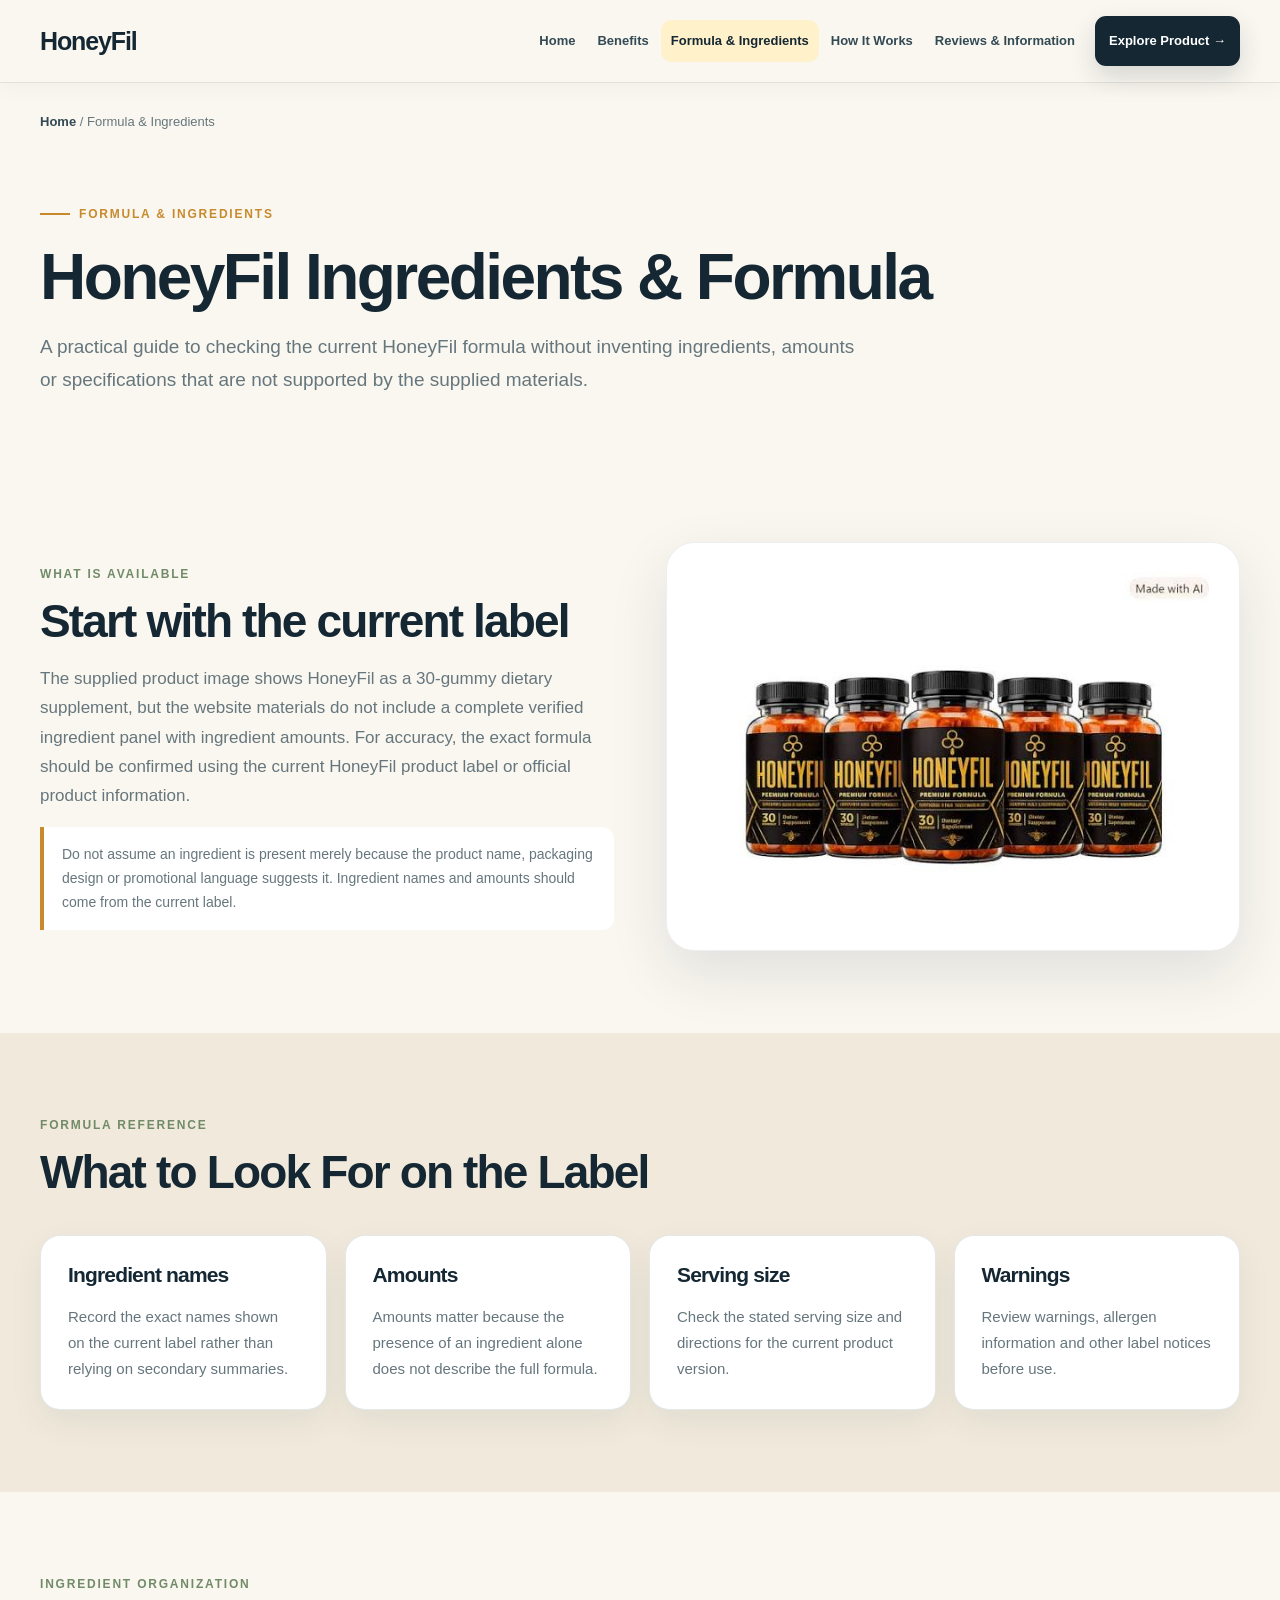
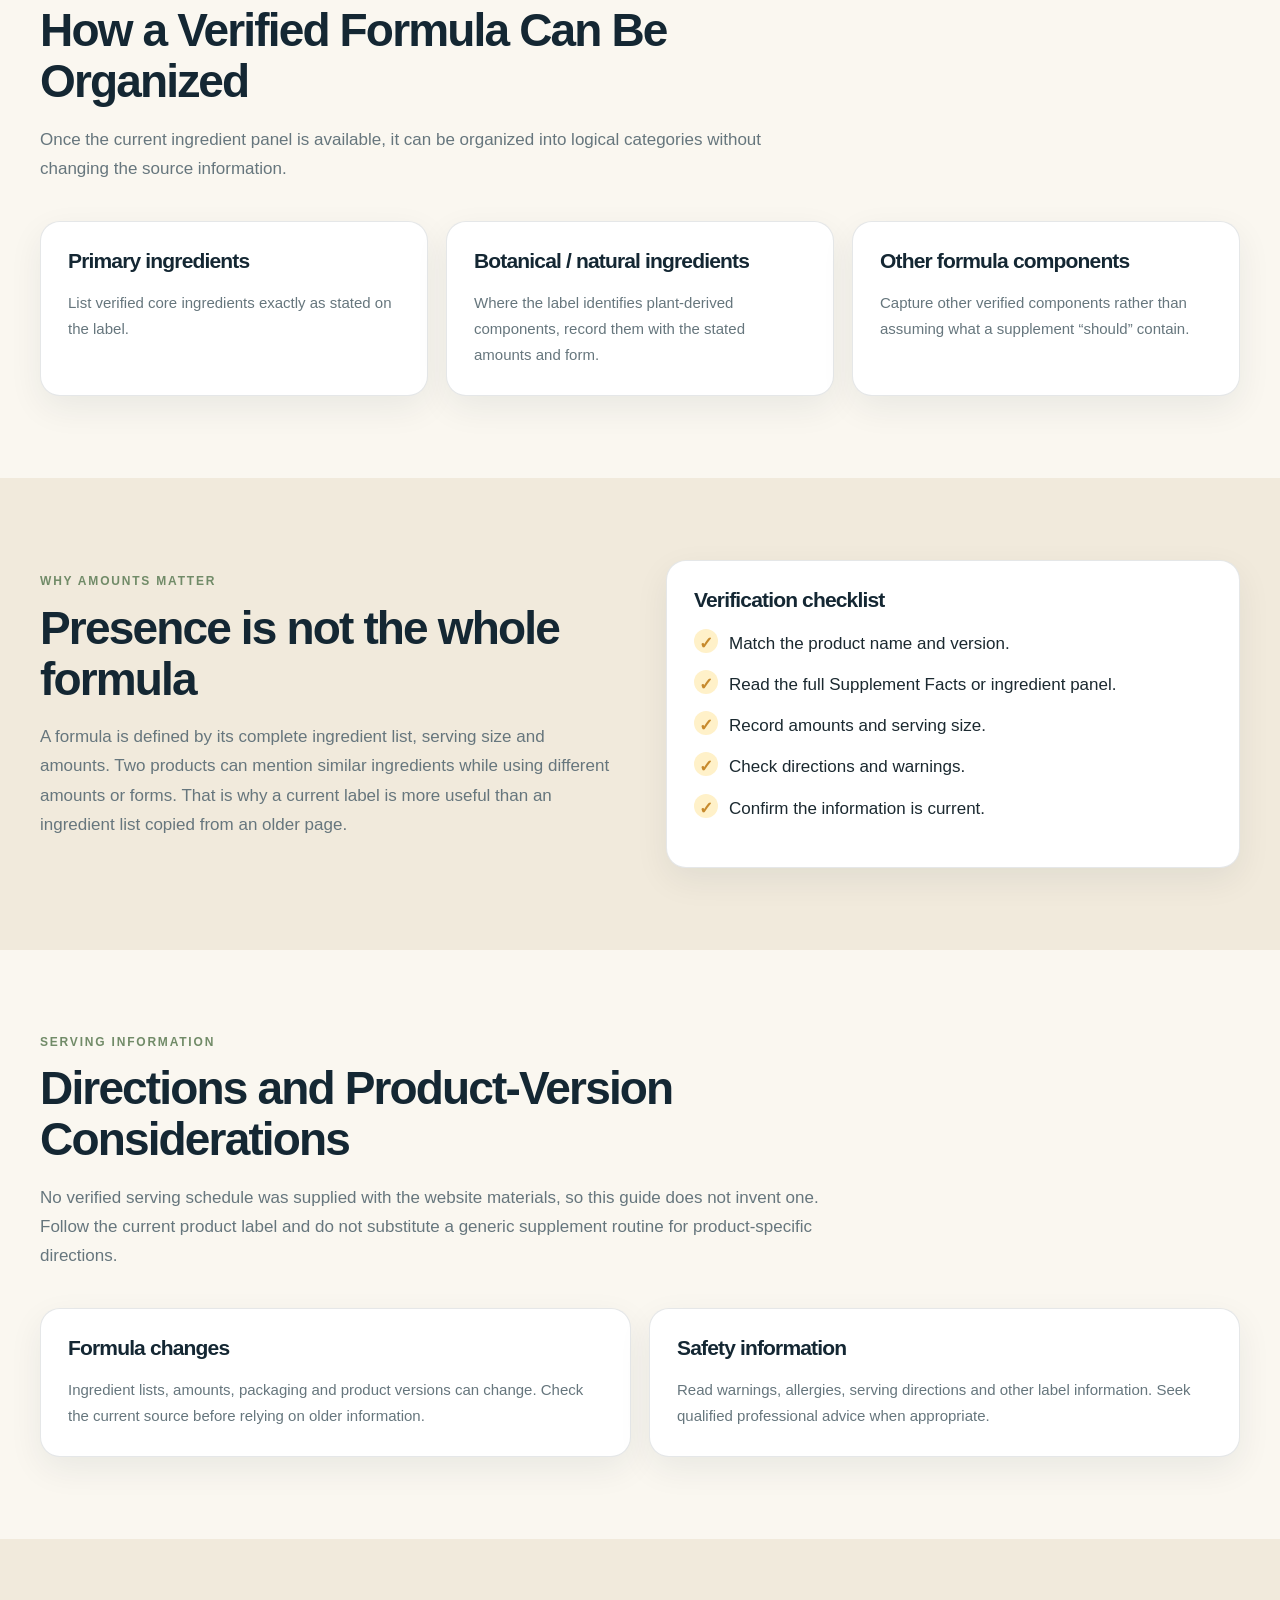
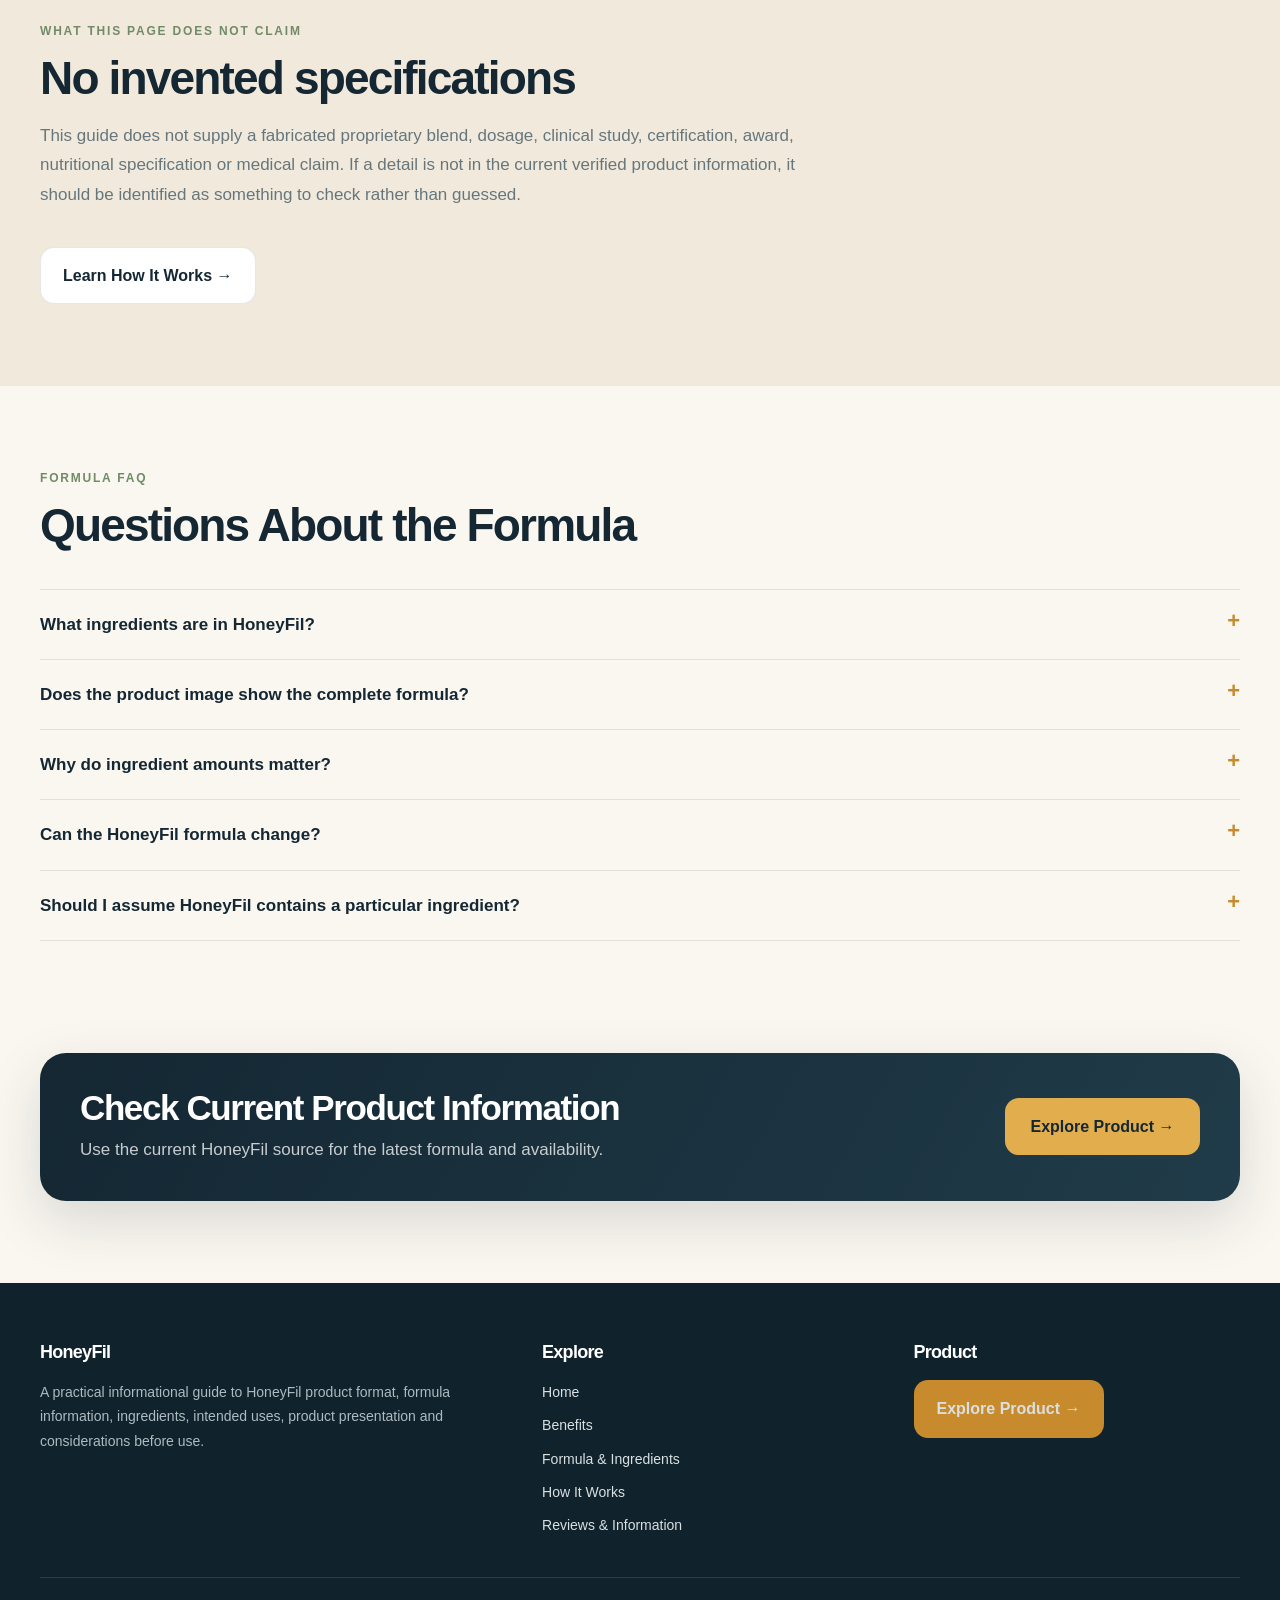
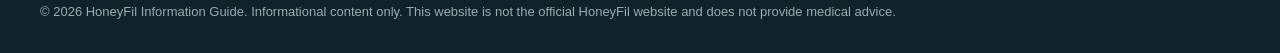
<file: formula.html>
<!doctype html>
<html lang="en">
<head>
<meta charset="utf-8">
<meta name="viewport" content="width=device-width, initial-scale=1">
<title>HoneyFil Ingredients & Formula</title>
<meta name="description" content="Learn how to evaluate HoneyFil ingredients and formula information using the current product label.">
<link rel="stylesheet" href="style.css">
</head>
<body>
<header class="site-header">
  <div class="container nav-wrap">
    <a class="brand" href="index.html" aria-label="HoneyFil Information Guide">HoneyFil</a>
    <button class="menu-btn" type="button" aria-label="Open navigation" aria-expanded="false">☰</button>
    <nav class="nav" aria-label="Primary navigation">
      <a class="" href="index.html" >Home</a><a class="" href="benefits.html" >Benefits</a><a class="active" href="formula.html" aria-current="page">Formula & Ingredients</a><a class="" href="how-it-works.html" >How It Works</a><a class="" href="reviews.html" >Reviews & Information</a>
      <a class="btn btn-primary nav-cta" href="https://taptobuynow.com/honeyfil/">Explore Product →</a>
    </nav>
  </div>
</header>
<main>
<div class="container breadcrumb"><a href="index.html">Home</a> / Formula &amp; Ingredients</div>
<section class="page-hero"><div class="container"><div class="eyebrow">Formula &amp; Ingredients</div><h1>HoneyFil Ingredients &amp; Formula</h1><p class="lead">A practical guide to checking the current HoneyFil formula without inventing ingredients, amounts or specifications that are not supported by the supplied materials.</p></div></section>
<section class="section"><div class="container two-col"><div><div class="kicker">What is available</div><h2>Start with the current label</h2><p class="muted">The supplied product image shows HoneyFil as a 30-gummy dietary supplement, but the website materials do not include a complete verified ingredient panel with ingredient amounts. For accuracy, the exact formula should be confirmed using the current HoneyFil product label or official product information.</p><div class="note">Do not assume an ingredient is present merely because the product name, packaging design or promotional language suggests it. Ingredient names and amounts should come from the current label.</div></div><div class="image-card"><img src="[data-uri]" alt="HoneyFil bottles shown as a product lineup"></div></div></section>
<section class="section section-alt"><div class="container"><div class="section-head"><div class="kicker">Formula reference</div><h2>What to Look For on the Label</h2></div><div class="grid-4">
<article class="card"><h3>Ingredient names</h3><p>Record the exact names shown on the current label rather than relying on secondary summaries.</p></article>
<article class="card"><h3>Amounts</h3><p>Amounts matter because the presence of an ingredient alone does not describe the full formula.</p></article>
<article class="card"><h3>Serving size</h3><p>Check the stated serving size and directions for the current product version.</p></article>
<article class="card"><h3>Warnings</h3><p>Review warnings, allergen information and other label notices before use.</p></article>
</div></div></section>
<section class="section"><div class="container"><div class="section-head"><div class="kicker">Ingredient organization</div><h2>How a Verified Formula Can Be Organized</h2><p class="muted">Once the current ingredient panel is available, it can be organized into logical categories without changing the source information.</p></div><div class="grid-3">
<div class="card"><h3>Primary ingredients</h3><p>List verified core ingredients exactly as stated on the label.</p></div>
<div class="card"><h3>Botanical / natural ingredients</h3><p>Where the label identifies plant-derived components, record them with the stated amounts and form.</p></div>
<div class="card"><h3>Other formula components</h3><p>Capture other verified components rather than assuming what a supplement “should” contain.</p></div>
</div></div></section>
<section class="section section-alt"><div class="container two-col"><div><div class="kicker">Why amounts matter</div><h2>Presence is not the whole formula</h2><p class="muted">A formula is defined by its complete ingredient list, serving size and amounts. Two products can mention similar ingredients while using different amounts or forms. That is why a current label is more useful than an ingredient list copied from an older page.</p></div><div class="card"><h3>Verification checklist</h3><ul class="check-list"><li>Match the product name and version.</li><li>Read the full Supplement Facts or ingredient panel.</li><li>Record amounts and serving size.</li><li>Check directions and warnings.</li><li>Confirm the information is current.</li></ul></div></div></section>
<section class="section"><div class="container"><div class="section-head"><div class="kicker">Serving information</div><h2>Directions and Product-Version Considerations</h2><p class="muted">No verified serving schedule was supplied with the website materials, so this guide does not invent one. Follow the current product label and do not substitute a generic supplement routine for product-specific directions.</p></div><div class="grid-2"><div class="card"><h3>Formula changes</h3><p>Ingredient lists, amounts, packaging and product versions can change. Check the current source before relying on older information.</p></div><div class="card"><h3>Safety information</h3><p>Read warnings, allergies, serving directions and other label information. Seek qualified professional advice when appropriate.</p></div></div></div></section>
<section class="section section-alt"><div class="container"><div class="section-head"><div class="kicker">What this page does not claim</div><h2>No invented specifications</h2><p class="muted">This guide does not supply a fabricated proprietary blend, dosage, clinical study, certification, award, nutritional specification or medical claim. If a detail is not in the current verified product information, it should be identified as something to check rather than guessed.</p></div><a class="btn btn-secondary" href="how-it-works.html">Learn How It Works →</a></div></section>
<section class="section"><div class="container"><div class="section-head"><div class="kicker">Formula FAQ</div><h2>Questions About the Formula</h2></div><div class="faq"><div class="faq-item">
  <button class="faq-q" type="button" aria-expanded="false"><span>What ingredients are in HoneyFil?</span><span aria-hidden="true">+</span></button>
  <div class="faq-a"><p>A complete verified ingredient panel was not supplied with the website materials. Check the current HoneyFil label or product source for the exact formula.</p></div>
</div><div class="faq-item">
  <button class="faq-q" type="button" aria-expanded="false"><span>Does the product image show the complete formula?</span><span aria-hidden="true">+</span></button>
  <div class="faq-a"><p>No. Packaging imagery can identify the product and format, but it does not replace the complete current ingredient panel.</p></div>
</div><div class="faq-item">
  <button class="faq-q" type="button" aria-expanded="false"><span>Why do ingredient amounts matter?</span><span aria-hidden="true">+</span></button>
  <div class="faq-a"><p>Amounts, serving size and ingredient form help describe the actual formula and are important when comparing product versions or evaluating ingredient information.</p></div>
</div><div class="faq-item">
  <button class="faq-q" type="button" aria-expanded="false"><span>Can the HoneyFil formula change?</span><span aria-hidden="true">+</span></button>
  <div class="faq-a"><p>Product formulas and labeling can change, so current product information should be checked before relying on an older ingredient list.</p></div>
</div><div class="faq-item">
  <button class="faq-q" type="button" aria-expanded="false"><span>Should I assume HoneyFil contains a particular ingredient?</span><span aria-hidden="true">+</span></button>
  <div class="faq-a"><p>No. Only display an ingredient when it is supported by current HoneyFil product information.</p></div>
</div></div></div></section>
<section class="cta"><div class="container"><div class="cta-box"><div><h2>Check Current Product Information</h2><p>Use the current HoneyFil source for the latest formula and availability.</p></div><a class="btn" href="https://taptobuynow.com/honeyfil/">Explore Product →</a></div></div></section></main>
<footer class="footer">
  <div class="container">
    <div class="footer-grid">
      <div>
        <h3>HoneyFil</h3>
        <p>A practical informational guide to HoneyFil product format, formula information, ingredients, intended uses, product presentation and considerations before use.</p>
      </div>
      <div>
        <h3>Explore</h3>
        <div class="footer-links">
          <a href="index.html">Home</a><a href="benefits.html">Benefits</a><a href="formula.html">Formula &amp; Ingredients</a><a href="how-it-works.html">How It Works</a><a href="reviews.html">Reviews &amp; Information</a>
        </div>
      </div>
      <div>
        <h3>Product</h3>
        <a class="btn btn-gold" href="https://taptobuynow.com/honeyfil/">Explore Product →</a>
      </div>
    </div>
    <div class="footer-bottom">© 2026 HoneyFil Information Guide. Informational content only. This website is not the official HoneyFil website and does not provide medical advice.</div>
  </div>
</footer>

<script>
document.addEventListener('DOMContentLoaded', () => {
  const menuBtn = document.querySelector('.menu-btn');
  const nav = document.querySelector('.nav');
  if(menuBtn && nav){
    menuBtn.addEventListener('click', () => {
      const open = nav.classList.toggle('open');
      menuBtn.setAttribute('aria-expanded', open ? 'true' : 'false');
      menuBtn.textContent = open ? '×' : '☰';
    });
    nav.querySelectorAll('a').forEach(a => a.addEventListener('click', () => {
      nav.classList.remove('open');
      menuBtn.setAttribute('aria-expanded','false');
      menuBtn.textContent='☰';
    }));
  }
  document.querySelectorAll('.faq-q').forEach(btn => {
    btn.addEventListener('click', () => {
      const item = btn.closest('.faq-item');
      const expanded = item.classList.toggle('open');
      btn.setAttribute('aria-expanded', expanded ? 'true' : 'false');
    });
  });
});
</script>

</body>
</html>
</file>
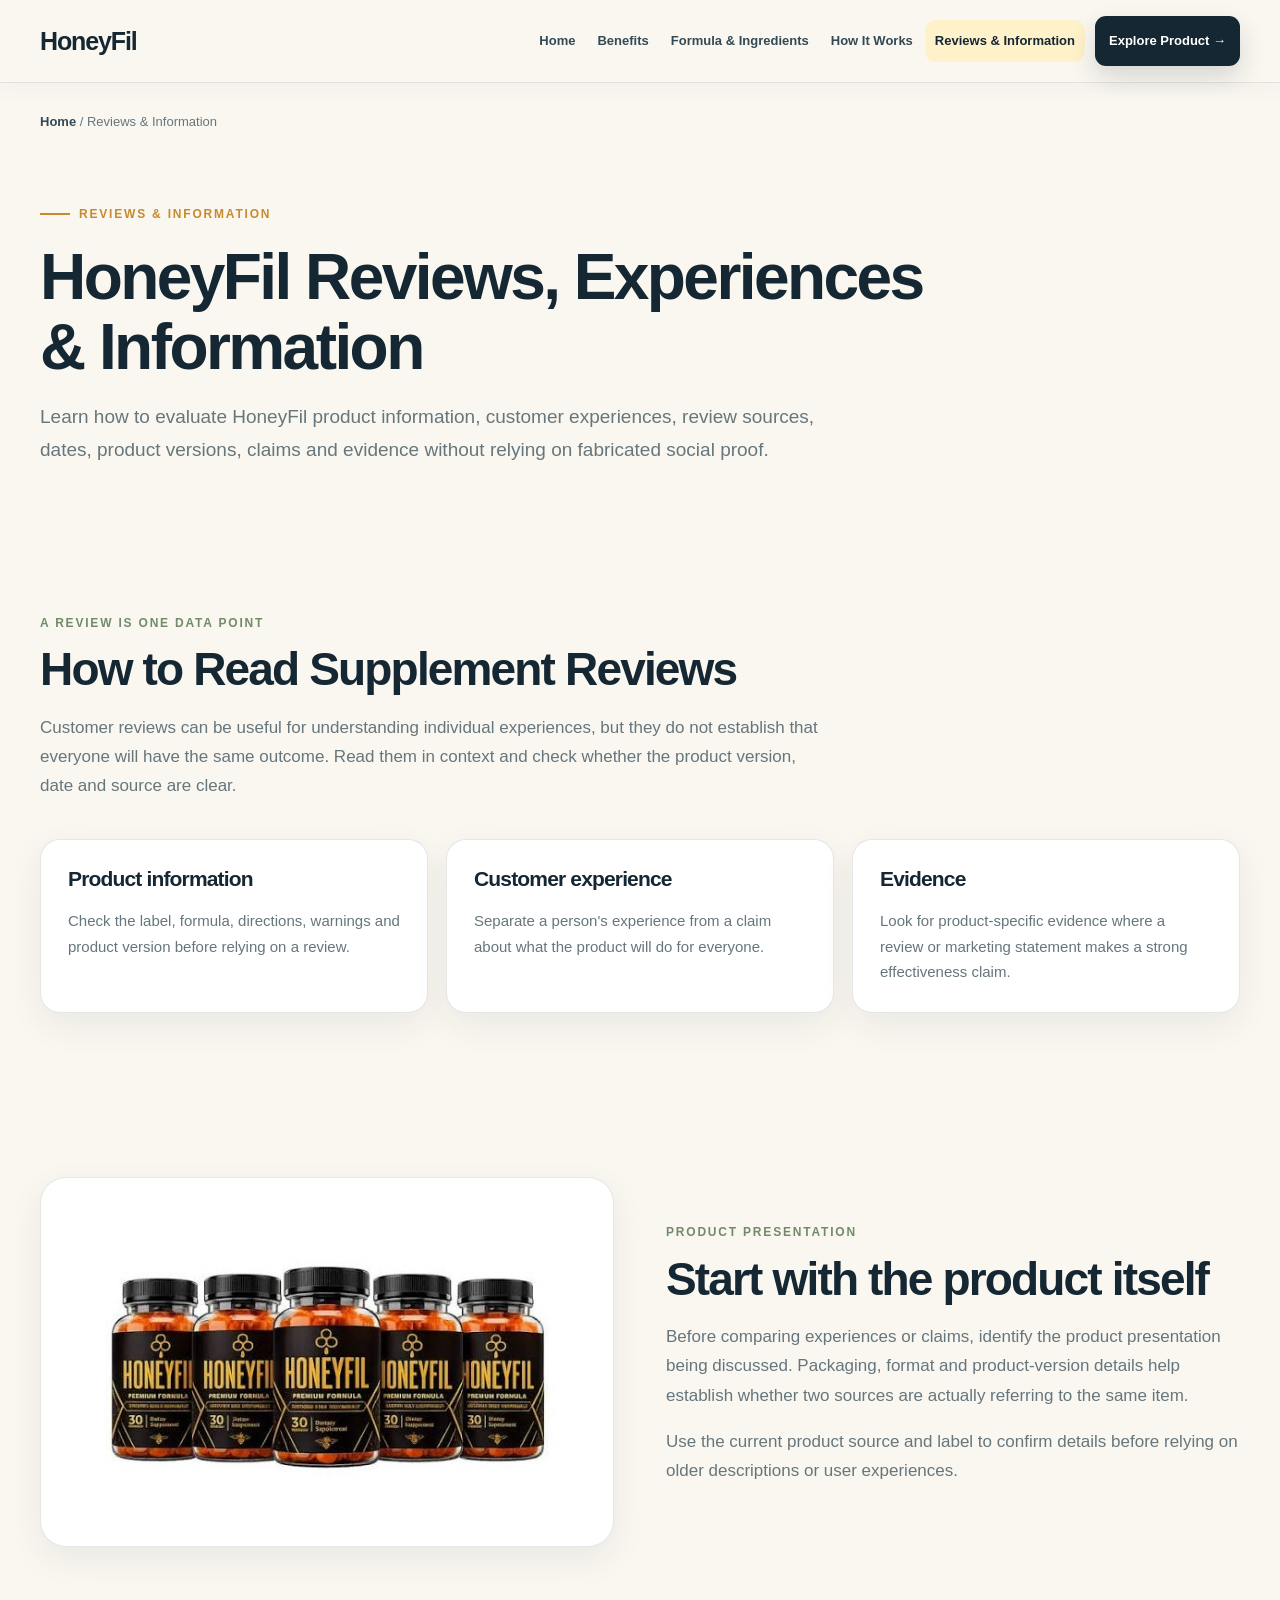
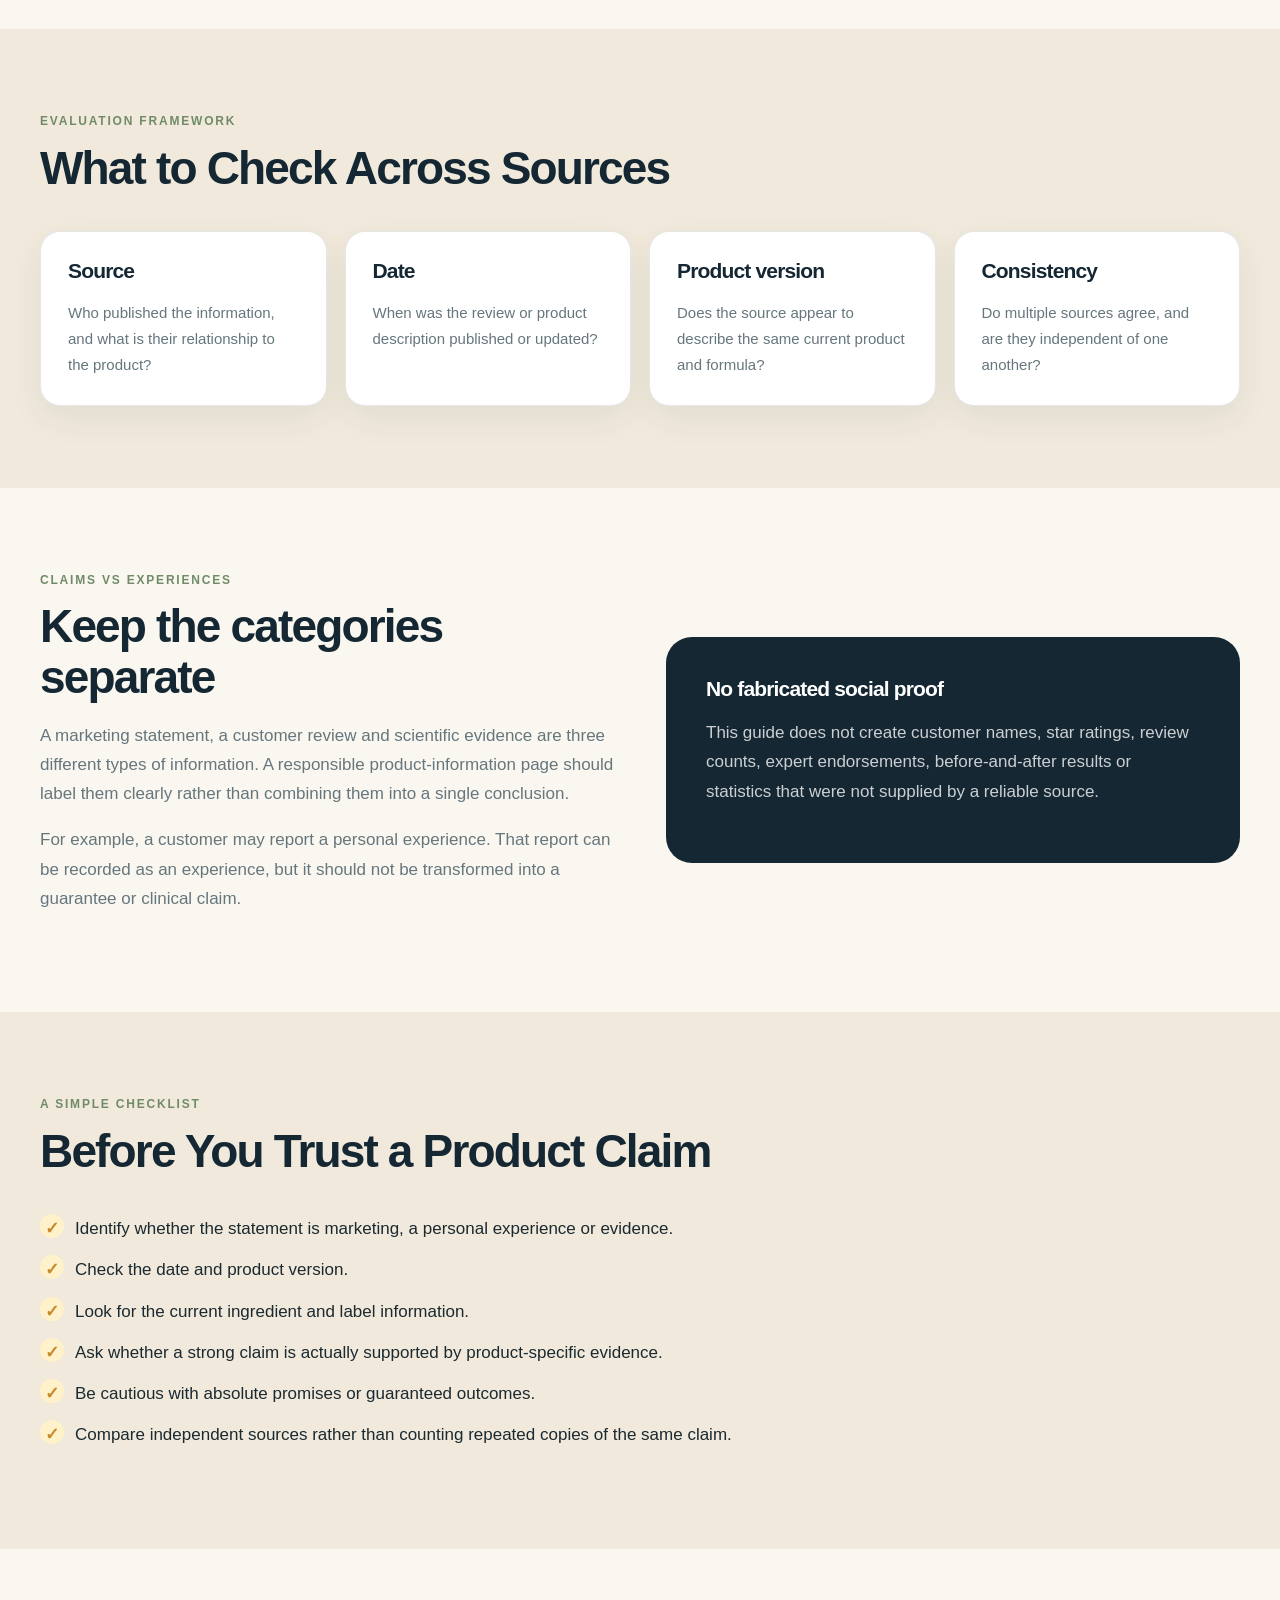
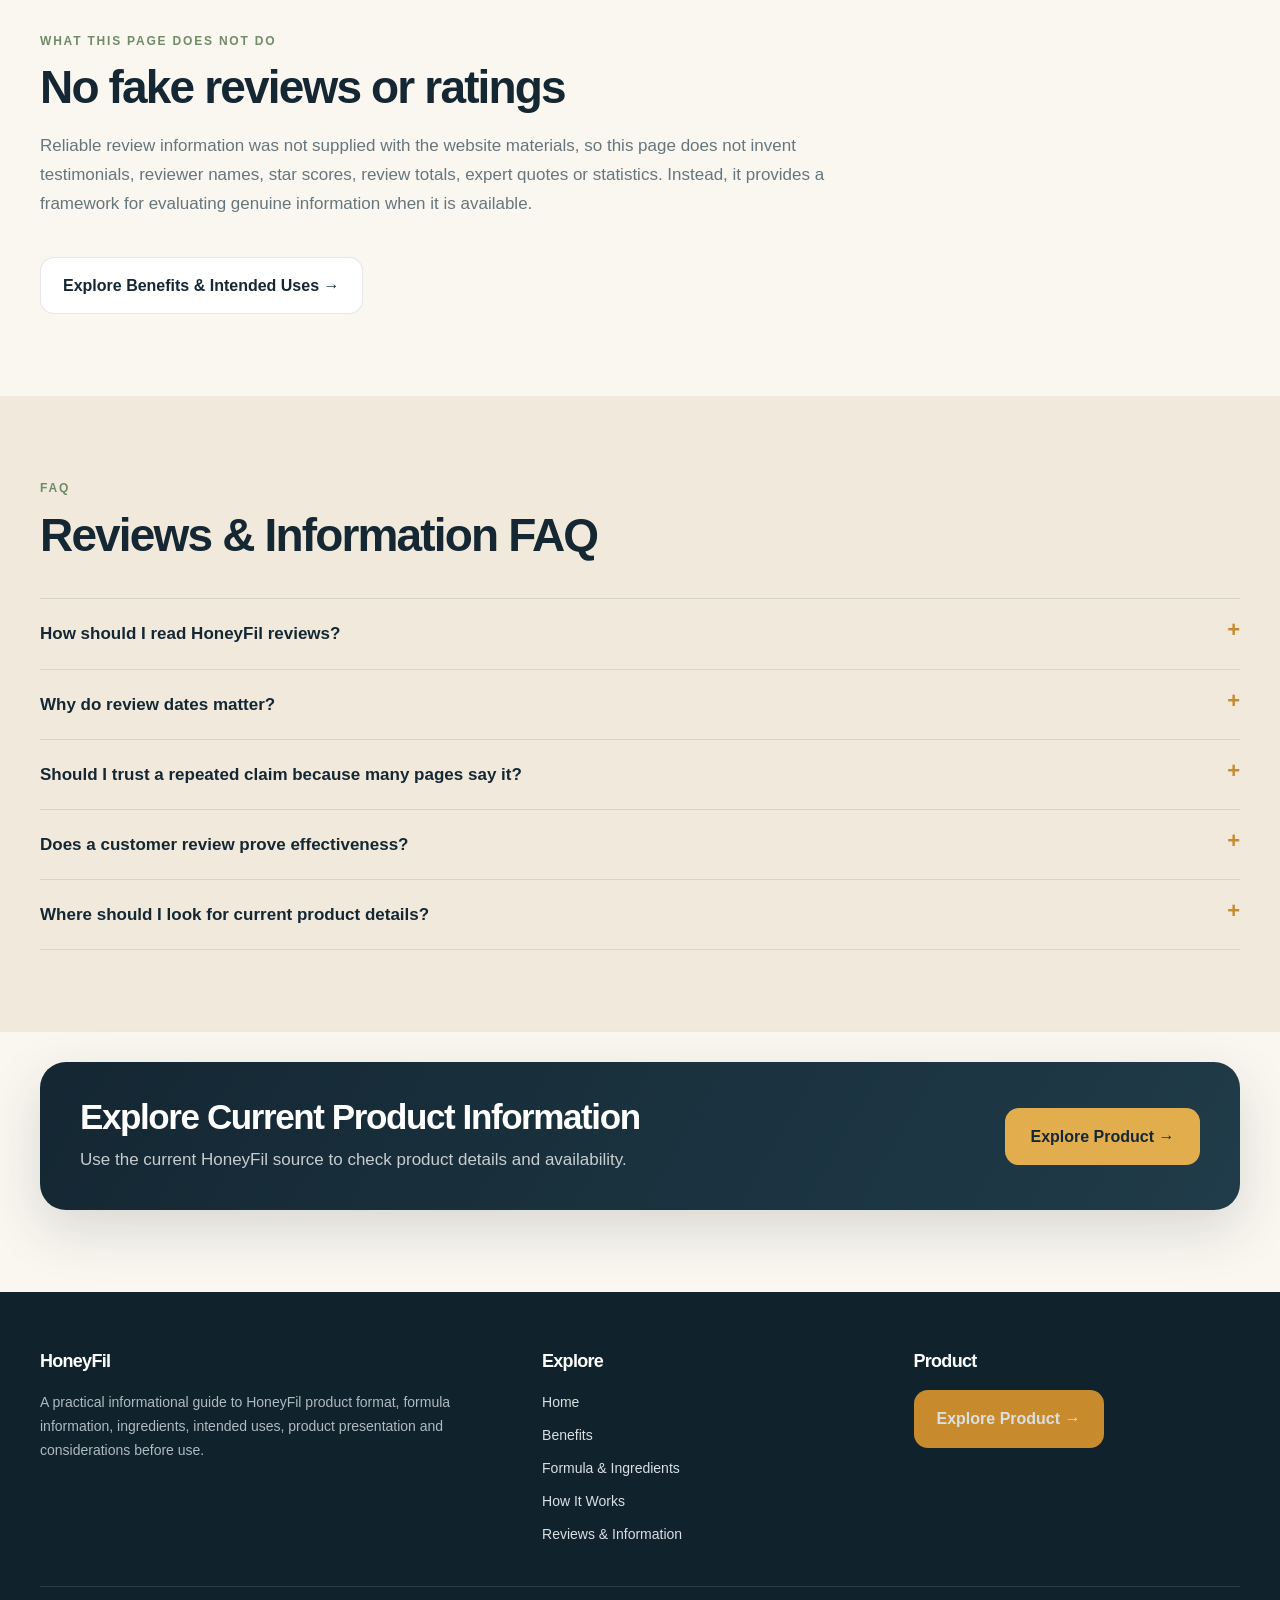
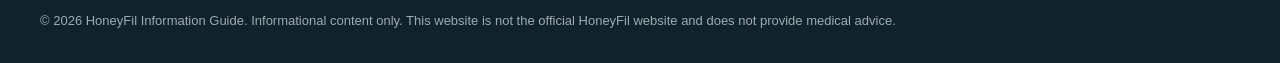
<file: reviews.html>
<!doctype html>
<html lang="en">
<head>
<meta charset="utf-8">
<meta name="viewport" content="width=device-width, initial-scale=1">
<title>HoneyFil Reviews, Experiences & Information</title>
<meta name="description" content="Learn how to evaluate HoneyFil reviews, customer experiences, product versions, claims and evidence.">
<link rel="stylesheet" href="style.css">
</head>
<body>
<header class="site-header">
  <div class="container nav-wrap">
    <a class="brand" href="index.html" aria-label="HoneyFil Information Guide">HoneyFil</a>
    <button class="menu-btn" type="button" aria-label="Open navigation" aria-expanded="false">☰</button>
    <nav class="nav" aria-label="Primary navigation">
      <a class="" href="index.html" >Home</a><a class="" href="benefits.html" >Benefits</a><a class="" href="formula.html" >Formula & Ingredients</a><a class="" href="how-it-works.html" >How It Works</a><a class="active" href="reviews.html" aria-current="page">Reviews & Information</a>
      <a class="btn btn-primary nav-cta" href="https://taptobuynow.com/honeyfil/">Explore Product →</a>
    </nav>
  </div>
</header>
<main>
<div class="container breadcrumb"><a href="index.html">Home</a> / Reviews &amp; Information</div>
<section class="page-hero"><div class="container"><div class="eyebrow">Reviews &amp; Information</div><h1>HoneyFil Reviews, Experiences &amp; Information</h1><p class="lead">Learn how to evaluate HoneyFil product information, customer experiences, review sources, dates, product versions, claims and evidence without relying on fabricated social proof.</p></div></section>
<section class="section"><div class="container"><div class="section-head"><div class="kicker">A review is one data point</div><h2>How to Read Supplement Reviews</h2><p class="muted">Customer reviews can be useful for understanding individual experiences, but they do not establish that everyone will have the same outcome. Read them in context and check whether the product version, date and source are clear.</p></div><div class="grid-3"><article class="card"><h3>Product information</h3><p>Check the label, formula, directions, warnings and product version before relying on a review.</p></article><article class="card"><h3>Customer experience</h3><p>Separate a person's experience from a claim about what the product will do for everyone.</p></article><article class="card"><h3>Evidence</h3><p>Look for product-specific evidence where a review or marketing statement makes a strong effectiveness claim.</p></article></div></div></section>
<section class="section"><div class="container two-col media-row"><div class="media-card"><img src="[data-uri]" alt="HoneyFil product bottles" loading="lazy"></div><div><div class="kicker">Product presentation</div><h2>Start with the product itself</h2><p class="muted">Before comparing experiences or claims, identify the product presentation being discussed. Packaging, format and product-version details help establish whether two sources are actually referring to the same item.</p><p class="muted">Use the current product source and label to confirm details before relying on older descriptions or user experiences.</p></div></div></section>
<section class="section section-alt"><div class="container"><div class="section-head"><div class="kicker">Evaluation framework</div><h2>What to Check Across Sources</h2></div><div class="grid-4">
<article class="card"><h3>Source</h3><p>Who published the information, and what is their relationship to the product?</p></article>
<article class="card"><h3>Date</h3><p>When was the review or product description published or updated?</p></article>
<article class="card"><h3>Product version</h3><p>Does the source appear to describe the same current product and formula?</p></article>
<article class="card"><h3>Consistency</h3><p>Do multiple sources agree, and are they independent of one another?</p></article>
</div></div></section>
<section class="section"><div class="container two-col"><div><div class="kicker">Claims vs experiences</div><h2>Keep the categories separate</h2><p class="muted">A marketing statement, a customer review and scientific evidence are three different types of information. A responsible product-information page should label them clearly rather than combining them into a single conclusion.</p><p class="muted">For example, a customer may report a personal experience. That report can be recorded as an experience, but it should not be transformed into a guarantee or clinical claim.</p></div><div class="callout"><h3>No fabricated social proof</h3><p>This guide does not create customer names, star ratings, review counts, expert endorsements, before-and-after results or statistics that were not supplied by a reliable source.</p></div></div></section>
<section class="section section-alt"><div class="container"><div class="section-head"><div class="kicker">A simple checklist</div><h2>Before You Trust a Product Claim</h2></div><ul class="check-list"><li>Identify whether the statement is marketing, a personal experience or evidence.</li><li>Check the date and product version.</li><li>Look for the current ingredient and label information.</li><li>Ask whether a strong claim is actually supported by product-specific evidence.</li><li>Be cautious with absolute promises or guaranteed outcomes.</li><li>Compare independent sources rather than counting repeated copies of the same claim.</li></ul></div></section>
<section class="section"><div class="container"><div class="section-head"><div class="kicker">What this page does not do</div><h2>No fake reviews or ratings</h2><p class="muted">Reliable review information was not supplied with the website materials, so this page does not invent testimonials, reviewer names, star scores, review totals, expert quotes or statistics. Instead, it provides a framework for evaluating genuine information when it is available.</p></div><a class="btn btn-secondary" href="benefits.html">Explore Benefits &amp; Intended Uses →</a></div></section>
<section class="section section-alt"><div class="container"><div class="section-head"><div class="kicker">FAQ</div><h2>Reviews &amp; Information FAQ</h2></div><div class="faq"><div class="faq-item">
  <button class="faq-q" type="button" aria-expanded="false"><span>How should I read HoneyFil reviews?</span><span aria-hidden="true">+</span></button>
  <div class="faq-a"><p>Treat them as individual experiences and check the source, date, product version and context. A personal review is not proof that everyone will experience the same result.</p></div>
</div><div class="faq-item">
  <button class="faq-q" type="button" aria-expanded="false"><span>Why do review dates matter?</span><span aria-hidden="true">+</span></button>
  <div class="faq-a"><p>A review may describe an older product version, packaging or formula. Current product information should be checked separately.</p></div>
</div><div class="faq-item">
  <button class="faq-q" type="button" aria-expanded="false"><span>Should I trust a repeated claim because many pages say it?</span><span aria-hidden="true">+</span></button>
  <div class="faq-a"><p>Not necessarily. Multiple pages may repeat the same marketing statement without providing independent evidence.</p></div>
</div><div class="faq-item">
  <button class="faq-q" type="button" aria-expanded="false"><span>Does a customer review prove effectiveness?</span><span aria-hidden="true">+</span></button>
  <div class="faq-a"><p>No. A review can describe an experience, but it does not establish a general or guaranteed effect.</p></div>
</div><div class="faq-item">
  <button class="faq-q" type="button" aria-expanded="false"><span>Where should I look for current product details?</span><span aria-hidden="true">+</span></button>
  <div class="faq-a"><p>Use the current product source and label for the latest formula, directions, warnings, pricing and availability.</p></div>
</div></div></div></section>
<section class="cta"><div class="container"><div class="cta-box"><div><h2>Explore Current Product Information</h2><p>Use the current HoneyFil source to check product details and availability.</p></div><a class="btn" href="https://taptobuynow.com/honeyfil/">Explore Product →</a></div></div></section></main>
<footer class="footer">
  <div class="container">
    <div class="footer-grid">
      <div>
        <h3>HoneyFil</h3>
        <p>A practical informational guide to HoneyFil product format, formula information, ingredients, intended uses, product presentation and considerations before use.</p>
      </div>
      <div>
        <h3>Explore</h3>
        <div class="footer-links">
          <a href="index.html">Home</a><a href="benefits.html">Benefits</a><a href="formula.html">Formula &amp; Ingredients</a><a href="how-it-works.html">How It Works</a><a href="reviews.html">Reviews &amp; Information</a>
        </div>
      </div>
      <div>
        <h3>Product</h3>
        <a class="btn btn-gold" href="https://taptobuynow.com/honeyfil/">Explore Product →</a>
      </div>
    </div>
    <div class="footer-bottom">© 2026 HoneyFil Information Guide. Informational content only. This website is not the official HoneyFil website and does not provide medical advice.</div>
  </div>
</footer>

<script>
document.addEventListener('DOMContentLoaded', () => {
  const menuBtn = document.querySelector('.menu-btn');
  const nav = document.querySelector('.nav');
  if(menuBtn && nav){
    menuBtn.addEventListener('click', () => {
      const open = nav.classList.toggle('open');
      menuBtn.setAttribute('aria-expanded', open ? 'true' : 'false');
      menuBtn.textContent = open ? '×' : '☰';
    });
    nav.querySelectorAll('a').forEach(a => a.addEventListener('click', () => {
      nav.classList.remove('open');
      menuBtn.setAttribute('aria-expanded','false');
      menuBtn.textContent='☰';
    }));
  }
  document.querySelectorAll('.faq-q').forEach(btn => {
    btn.addEventListener('click', () => {
      const item = btn.closest('.faq-item');
      const expanded = item.classList.toggle('open');
      btn.setAttribute('aria-expanded', expanded ? 'true' : 'false');
    });
  });
});
</script>

</body>
</html>
</file>
<file: style.css>
:root{
  --navy:#142733;
  --navy-2:#1d3542;
  --slate:#334a55;
  --gold:#c78a2d;
  --gold-2:#e2ae4d;
  --honey:#fff1c9;
  --cream:#faf7f0;
  --cream-2:#f1eadc;
  --white:#fff;
  --text:#1b2930;
  --muted:#66767d;
  --green:#718b68;
  --line:rgba(20,39,51,.11);
  --shadow:0 22px 60px rgba(20,39,51,.11);
  --shadow-soft:0 12px 34px rgba(20,39,51,.07);
  --radius:24px;
  --max:1200px;
  --header-h:82px;
}
*{box-sizing:border-box}
html{scroll-behavior:smooth;scroll-padding-top:100px}
body{
  margin:0;
  font-family:Inter,"Segoe UI",Roboto,Arial,sans-serif;
  color:var(--text);
  background:var(--cream);
  font-size:17px;
  line-height:1.72;
  overflow-x:hidden;
}
img{max-width:100%;height:auto;object-fit:contain;display:block}
a{color:inherit}
button{font:inherit}
.container{width:min(var(--max),calc(100% - 48px));margin-inline:auto}

/* Header */
.site-header{
  position:sticky;
  top:0;
  z-index:1000;
  background:rgba(250,247,240,.94);
  backdrop-filter:blur(18px);
  -webkit-backdrop-filter:blur(18px);
  border-bottom:1px solid rgba(20,39,51,.10);
  box-shadow:0 5px 22px rgba(20,39,51,.035);
}
.nav-wrap{
  min-height:var(--header-h);
  position:relative;
  display:flex;
  align-items:center;
  gap:18px;
}
.brand{
  font-weight:900;
  letter-spacing:-.045em;
  font-size:25px;
  text-decoration:none;
  color:var(--navy);
  white-space:nowrap;
  flex:0 0 auto;
}
.nav{
  display:flex;
  align-items:center;
  justify-content:flex-end;
  gap:2px;
  margin-left:auto;
  min-width:0;
}
.nav a{
  font-size:13px;
  font-weight:750;
  text-decoration:none;
  color:var(--slate);
  padding:10px 10px;
  border-radius:11px;
  white-space:nowrap;
  transition:background .2s ease,color .2s ease,transform .2s ease;
}
.nav a:hover,.nav a:focus-visible{background:var(--cream-2);color:var(--navy)}
.nav .active{color:var(--navy);background:var(--honey)}
.btn{
  min-height:50px;
  padding:14px 22px;
  border-radius:14px;
  display:inline-flex;
  align-items:center;
  justify-content:center;
  gap:8px;
  text-decoration:none;
  font-weight:850;
  font-size:16px;
  border:1px solid transparent;
  transition:transform .2s ease,box-shadow .2s ease,background .2s ease,border-color .2s ease;
}
.btn:hover{transform:translateY(-2px)}
.btn-primary{background:var(--navy);color:#fff;box-shadow:0 11px 26px rgba(20,39,51,.16)}
.btn-primary:hover{background:var(--navy-2);color:#fff !important;box-shadow:0 14px 30px rgba(20,39,51,.2)}
.btn-secondary{background:#fff;color:var(--navy);border-color:var(--line)}
.btn-secondary:hover{border-color:rgba(20,39,51,.2);box-shadow:var(--shadow-soft)}
.btn-gold{background:var(--gold);color:#fff}
.nav-cta{margin-left:8px;padding-inline:17px;min-width:145px;color:#fff !important;background:var(--navy);}
.menu-btn{
  display:none;
  margin-left:auto;
  border:1px solid var(--line);
  background:#fff;
  color:var(--navy);
  width:46px;height:46px;
  border-radius:13px;
  font-size:21px;
  cursor:pointer;
  box-shadow:0 5px 18px rgba(20,39,51,.06);
}

/* Layout */
main{padding-top:0}
.hero{
  padding:76px 0 48px;
  position:relative;
}
.hero:before{
  content:"";
  position:absolute;
  width:520px;height:520px;
  right:-220px;top:-180px;
  background:radial-gradient(circle,rgba(224,168,58,.13),transparent 68%);
  pointer-events:none;
}
.hero-grid{
  display:grid;
  grid-template-columns:minmax(0,1.02fr) minmax(420px,.98fr);
  gap:64px;
  align-items:center;
  position:relative;
  z-index:1;
}
.eyebrow{
  display:inline-flex;
  align-items:center;
  gap:9px;
  font-size:12px;
  text-transform:uppercase;
  letter-spacing:.15em;
  font-weight:900;
  color:var(--gold);
  margin-bottom:17px;
}
.eyebrow:before{content:"";width:30px;height:2px;background:var(--gold)}
h1,h2,h3{
  color:var(--navy);
  line-height:1.1;
  letter-spacing:-.04em;
  margin:0 0 18px;
}
h1{font-size:clamp(42px,5vw,68px);max-width:780px}
h2{font-size:clamp(33px,4vw,46px)}
h3{font-size:21px}
.lead{font-size:19px;color:var(--muted);max-width:720px}
.hero-actions{display:flex;flex-wrap:wrap;gap:12px;margin-top:30px}
.product-visual{
  background:#fff;
  border-radius:30px;
  padding:34px;
  box-shadow:var(--shadow);
  border:1px solid rgba(20,39,51,.07);
  min-height:470px;
  display:grid;
  place-items:center;
  position:relative;
  overflow:hidden;
}
.product-visual:after{
  content:"";
  position:absolute;
  width:300px;height:300px;
  right:-100px;bottom:-120px;
  background:radial-gradient(circle,rgba(224,168,58,.12),transparent 68%);
}
.product-visual img{position:relative;z-index:1;max-height:440px}
.notice{
  margin-top:24px;
  padding:17px 20px;
  background:var(--honey);
  border:1px solid rgba(199,138,45,.18);
  border-radius:16px;
  font-size:14.5px;
  line-height:1.65;
}
.section{padding:82px 0}
.section-alt{background:var(--cream-2)}
.section-head{max-width:790px;margin-bottom:38px}
.kicker{
  font-size:12px;
  text-transform:uppercase;
  letter-spacing:.15em;
  color:var(--green);
  font-weight:900;
  margin-bottom:11px;
}
.two-col{display:grid;grid-template-columns:1fr 1fr;gap:52px;align-items:center}
.image-card{
  background:#fff;
  border-radius:28px;
  padding:30px;
  box-shadow:var(--shadow);
  border:1px solid rgba(20,39,51,.07);
}
.image-card img{width:100%}
.image-caption{margin:15px 2px 0;color:var(--muted);font-size:13px;line-height:1.55}
.prose p{margin:0 0 18px}
.muted{color:var(--muted)}
.grid-2{display:grid;grid-template-columns:repeat(2,1fr);gap:18px}
.grid-3{display:grid;grid-template-columns:repeat(3,1fr);gap:18px}
.grid-4{display:grid;grid-template-columns:repeat(4,1fr);gap:18px}
.card{
  background:#fff;
  border:1px solid var(--line);
  border-radius:20px;
  padding:27px;
  box-shadow:var(--shadow-soft);
  transition:transform .22s ease,box-shadow .22s ease,border-color .22s ease;
}
.card:hover{transform:translateY(-4px);box-shadow:0 18px 42px rgba(20,39,51,.10);border-color:rgba(199,138,45,.20)}
.card .icon{
  width:44px;height:44px;border-radius:13px;
  display:grid;place-items:center;
  background:var(--honey);color:var(--gold);
  font-weight:900;margin-bottom:17px;
}
.card p{margin:0;color:var(--muted);font-size:15px}
.tag{display:inline-flex;padding:7px 11px;border-radius:999px;background:var(--honey);color:var(--slate);font-size:12px;font-weight:850}
.step{
  position:relative;
  padding:27px 27px 27px 84px;
  background:#fff;
  border:1px solid var(--line);
  border-radius:20px;
  box-shadow:var(--shadow-soft);
}
.step-num{
  position:absolute;left:24px;top:25px;
  width:44px;height:44px;border-radius:50%;
  display:grid;place-items:center;
  background:var(--navy);color:#fff;font-weight:900;
}
.list{padding-left:20px}.list li{margin:8px 0}
.callout{background:var(--navy);color:#fff;border-radius:26px;padding:40px}
.callout h2,.callout h3{color:#fff}.callout p{color:rgba(255,255,255,.78)}
.cta{padding:30px 0 82px}
.cta-box{
  background:linear-gradient(120deg,#142733,#203b49);
  color:#fff;
  border-radius:26px;
  padding:36px 40px;
  display:flex;
  align-items:center;
  justify-content:space-between;
  gap:30px;
  box-shadow:0 20px 55px rgba(20,39,51,.15);
}
.cta-box h2{color:#fff;margin-bottom:8px;font-size:35px}.cta-box p{margin:0;color:rgba(255,255,255,.76)}
.cta-box .btn{background:var(--gold-2);color:var(--navy);min-width:195px}
.footer{background:#10222c;color:#d9e0e2;padding:60px 0 30px}
.footer-grid{display:grid;grid-template-columns:1.4fr 1fr 1fr;gap:45px}
.footer h3{color:#fff;font-size:18px}.footer p{color:#aebbc0;font-size:14px;margin:0}.footer a{color:#d9e0e2;text-decoration:none}.footer a:hover{text-decoration:underline}
.footer-links{display:grid;gap:9px;font-size:14px}.footer-bottom{margin-top:40px;padding-top:23px;border-top:1px solid rgba(255,255,255,.12);font-size:13px;color:#9eabb0}
.faq{border-top:1px solid var(--line)}.faq-item{border-bottom:1px solid var(--line)}
.faq-q{
  width:100%;padding:20px 0;background:none;border:0;display:flex;justify-content:space-between;
  gap:20px;text-align:left;font:inherit;font-weight:800;color:var(--navy);cursor:pointer;
}
.faq-q span:last-child{font-size:22px;color:var(--gold);line-height:1}
.faq-a{display:none;padding:0 40px 20px 0;color:var(--muted);font-size:15px}.faq-item.open .faq-a{display:block}.faq-item.open .faq-q span:last-child{transform:rotate(45deg)}
.note{font-size:14px;color:var(--muted);background:#fff;border-left:4px solid var(--gold);padding:15px 18px;border-radius:0 12px 12px 0}
.breadcrumb{font-size:13px;color:var(--muted);padding-top:28px}.breadcrumb a{color:var(--slate);font-weight:700;text-decoration:none}
.page-hero{padding:62px 0 45px}.page-hero h1{max-width:900px}.page-hero .lead{max-width:820px}
.pill-row{display:flex;flex-wrap:wrap;gap:9px;margin:18px 0 0}
.check-list{display:grid;gap:12px;padding:0;list-style:none}.check-list li{display:flex;gap:11px;align-items:flex-start}.check-list li:before{content:"✓";display:grid;place-items:center;flex:0 0 24px;height:24px;border-radius:50%;background:var(--honey);color:var(--gold);font-weight:900}
.small{font-size:14px;color:var(--muted)}
/* Homepage visual feature */
.visual-feature{
  display:grid;
  grid-template-columns:minmax(0,.86fr) minmax(420px,1.14fr);
  gap:52px;
  align-items:center;
}
.visual-feature .image-card{padding:22px;background:#10191e}
.visual-feature .image-card img{border-radius:16px}
.visual-copy .feature-line{display:flex;gap:14px;margin:20px 0 0}
.feature-dot{width:10px;height:10px;flex:0 0 10px;border-radius:50%;background:var(--gold);margin-top:9px}
.feature-line strong{display:block;color:var(--navy);margin-bottom:2px}
.feature-line span{display:block;color:var(--muted);font-size:14px}

/* Responsive */
@media (max-width:1100px){
  :root{--header-h:76px}
  .nav-wrap{gap:12px}
  .nav{gap:0}
  .nav a{font-size:12.5px;padding:9px 7px}
  .nav-cta{min-width:138px;padding-inline:12px;font-size:14px}
}
@media (max-width:920px){
  .nav-wrap{min-height:76px}
  .nav{display:none;position:absolute;left:24px;right:24px;top:calc(var(--header-h) - 1px);background:#fff;border:1px solid var(--line);border-radius:18px;padding:10px;box-shadow:var(--shadow);flex-direction:column;align-items:stretch}
  .nav.open{display:flex}
  .nav a{font-size:14px;padding:13px}
  .nav-cta{margin:5px 0 0}
  .menu-btn{display:block}
  .hero-grid{grid-template-columns:1fr 1fr;gap:38px}
  .hero{padding-top:66px}
  .hero h1{font-size:clamp(40px,5.2vw,58px)}
  .product-visual{min-height:400px;padding:25px}
}
@media (max-width:820px){
  body{font-size:16px}
  .container{width:min(var(--max),calc(100% - 32px))}
  .hero{padding:54px 0 38px}
  .hero-grid,.two-col,.visual-feature{grid-template-columns:1fr;gap:30px}
  .hero-grid .product-visual{order:-1}
  .product-visual{min-height:340px}
  .product-visual img{max-height:340px}
  .grid-3,.grid-2{grid-template-columns:1fr}
  .section{padding:62px 0}
  .cta-box{align-items:flex-start;flex-direction:column;padding:30px}
  .cta-box .btn{width:100%}
  .footer-grid{grid-template-columns:1fr;gap:28px}
}
@media (max-width:520px){
  :root{--header-h:70px}
  .container{width:min(var(--max),calc(100% - 26px))}
  .brand{font-size:23px}
  .nav{left:13px;right:13px}
  h1{font-size:37px}
  h2{font-size:32px}
  .page-hero{padding-top:45px}
  .hero{padding-top:44px}
  .grid-4{grid-template-columns:1fr}
  .product-visual,.image-card{padding:17px;border-radius:21px}
  .hero-actions{flex-direction:column}
  .hero-actions .btn{width:100%}
  .notice{font-size:14px}
  .section{padding:50px 0}
  .step{padding:24px 20px 24px 70px}.step-num{left:18px;top:22px}
  .visual-feature .image-card{padding:12px}
}
@media (prefers-reduced-motion:reduce){
  html{scroll-behavior:auto}
  .btn,.card{transition:none}
}
:focus-visible{outline:3px solid rgba(224,168,58,.7);outline-offset:3px}

.media-row{align-items:center}
.media-card{background:#fff;border:1px solid var(--line);border-radius:26px;padding:20px;box-shadow:var(--shadow-soft);overflow:hidden}
.media-card img{width:100%;max-height:420px;object-fit:contain;border-radius:16px}
@media (max-width:820px){.media-row{grid-template-columns:1fr}.media-card{order:0}}
</file>
